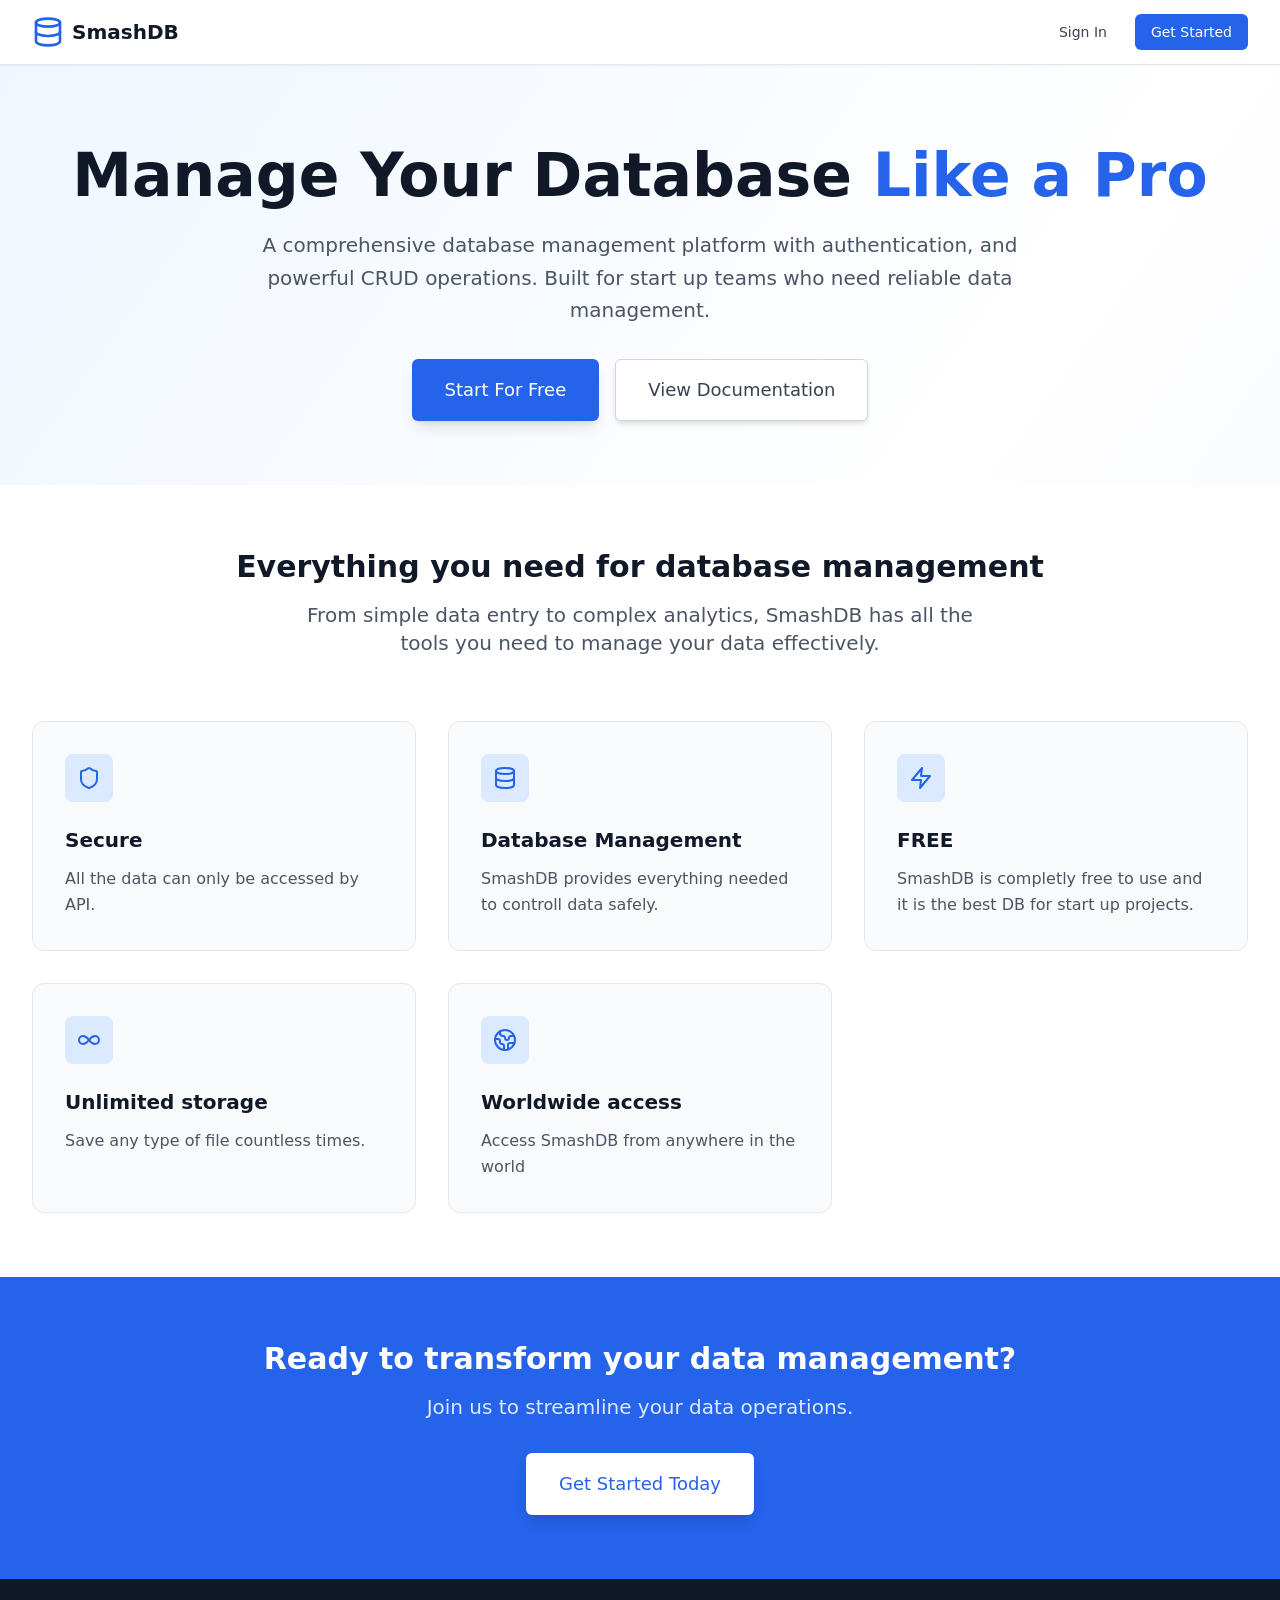
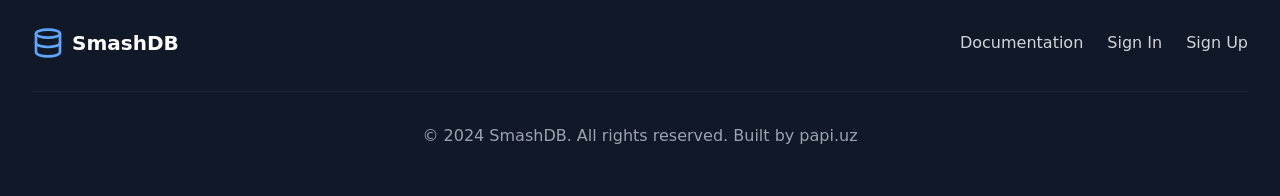
<file: index.html>
<!doctype html>
<html lang="en">
  <head>
    <meta charset="UTF-8" />
    <link rel="icon" href="/assets/logo-sbITnqqK.png" />
    <meta name="viewport" content="width=device-width, initial-scale=1.0" />
    <title>SmashDB </title>
    <meta name="description" content="A comprehensive FREE database management platform with authentication, 
              and powerful CRUD operations. Built for start up teams who need reliable data management.">
    
    <meta name="keywords" content="SmashDB, DB, Free, Free Database, Free DB, Database, Management, CRUD, Authentication, Startups, Data Management, Web Application, ">
    
    <meta name="author" content="SmashDB">

    <meta property="og:title" content="SmashDB">
    <meta property="og:description" content="A comprehensive FREE database management platform with authentication, 
              and powerful CRUD operations. Built for start up teams who need reliable data management.">
    <meta property="og:image" content="/assets/logo-sbITnqqK.png">
    <meta property="og:url" content="https://smashdb.uz">
    <script type="module" crossorigin src="/assets/index-yt_L8feT.js"></script>
    <link rel="stylesheet" crossorigin href="/assets/index-BB2Zz6Jx.css">
  </head>
  <body>
    <div id="root"></div>
  </body>
</html>
</file>
<file: assets/index-BB2Zz6Jx.css>
*,:before,:after{--tw-border-spacing-x: 0;--tw-border-spacing-y: 0;--tw-translate-x: 0;--tw-translate-y: 0;--tw-rotate: 0;--tw-skew-x: 0;--tw-skew-y: 0;--tw-scale-x: 1;--tw-scale-y: 1;--tw-pan-x: ;--tw-pan-y: ;--tw-pinch-zoom: ;--tw-scroll-snap-strictness: proximity;--tw-gradient-from-position: ;--tw-gradient-via-position: ;--tw-gradient-to-position: ;--tw-ordinal: ;--tw-slashed-zero: ;--tw-numeric-figure: ;--tw-numeric-spacing: ;--tw-numeric-fraction: ;--tw-ring-inset: ;--tw-ring-offset-width: 0px;--tw-ring-offset-color: #fff;--tw-ring-color: rgb(59 130 246 / .5);--tw-ring-offset-shadow: 0 0 #0000;--tw-ring-shadow: 0 0 #0000;--tw-shadow: 0 0 #0000;--tw-shadow-colored: 0 0 #0000;--tw-blur: ;--tw-brightness: ;--tw-contrast: ;--tw-grayscale: ;--tw-hue-rotate: ;--tw-invert: ;--tw-saturate: ;--tw-sepia: ;--tw-drop-shadow: ;--tw-backdrop-blur: ;--tw-backdrop-brightness: ;--tw-backdrop-contrast: ;--tw-backdrop-grayscale: ;--tw-backdrop-hue-rotate: ;--tw-backdrop-invert: ;--tw-backdrop-opacity: ;--tw-backdrop-saturate: ;--tw-backdrop-sepia: ;--tw-contain-size: ;--tw-contain-layout: ;--tw-contain-paint: ;--tw-contain-style: }::backdrop{--tw-border-spacing-x: 0;--tw-border-spacing-y: 0;--tw-translate-x: 0;--tw-translate-y: 0;--tw-rotate: 0;--tw-skew-x: 0;--tw-skew-y: 0;--tw-scale-x: 1;--tw-scale-y: 1;--tw-pan-x: ;--tw-pan-y: ;--tw-pinch-zoom: ;--tw-scroll-snap-strictness: proximity;--tw-gradient-from-position: ;--tw-gradient-via-position: ;--tw-gradient-to-position: ;--tw-ordinal: ;--tw-slashed-zero: ;--tw-numeric-figure: ;--tw-numeric-spacing: ;--tw-numeric-fraction: ;--tw-ring-inset: ;--tw-ring-offset-width: 0px;--tw-ring-offset-color: #fff;--tw-ring-color: rgb(59 130 246 / .5);--tw-ring-offset-shadow: 0 0 #0000;--tw-ring-shadow: 0 0 #0000;--tw-shadow: 0 0 #0000;--tw-shadow-colored: 0 0 #0000;--tw-blur: ;--tw-brightness: ;--tw-contrast: ;--tw-grayscale: ;--tw-hue-rotate: ;--tw-invert: ;--tw-saturate: ;--tw-sepia: ;--tw-drop-shadow: ;--tw-backdrop-blur: ;--tw-backdrop-brightness: ;--tw-backdrop-contrast: ;--tw-backdrop-grayscale: ;--tw-backdrop-hue-rotate: ;--tw-backdrop-invert: ;--tw-backdrop-opacity: ;--tw-backdrop-saturate: ;--tw-backdrop-sepia: ;--tw-contain-size: ;--tw-contain-layout: ;--tw-contain-paint: ;--tw-contain-style: }*,:before,:after{box-sizing:border-box;border-width:0;border-style:solid;border-color:#e5e7eb}:before,:after{--tw-content: ""}html,:host{line-height:1.5;-webkit-text-size-adjust:100%;-moz-tab-size:4;-o-tab-size:4;tab-size:4;font-family:ui-sans-serif,system-ui,sans-serif,"Apple Color Emoji","Segoe UI Emoji",Segoe UI Symbol,"Noto Color Emoji";font-feature-settings:normal;font-variation-settings:normal;-webkit-tap-highlight-color:transparent}body{margin:0;line-height:inherit}hr{height:0;color:inherit;border-top-width:1px}abbr:where([title]){-webkit-text-decoration:underline dotted;text-decoration:underline dotted}h1,h2,h3,h4,h5,h6{font-size:inherit;font-weight:inherit}a{color:inherit;text-decoration:inherit}b,strong{font-weight:bolder}code,kbd,samp,pre{font-family:ui-monospace,SFMono-Regular,Menlo,Monaco,Consolas,Liberation Mono,Courier New,monospace;font-feature-settings:normal;font-variation-settings:normal;font-size:1em}small{font-size:80%}sub,sup{font-size:75%;line-height:0;position:relative;vertical-align:baseline}sub{bottom:-.25em}sup{top:-.5em}table{text-indent:0;border-color:inherit;border-collapse:collapse}button,input,optgroup,select,textarea{font-family:inherit;font-feature-settings:inherit;font-variation-settings:inherit;font-size:100%;font-weight:inherit;line-height:inherit;letter-spacing:inherit;color:inherit;margin:0;padding:0}button,select{text-transform:none}button,input:where([type=button]),input:where([type=reset]),input:where([type=submit]){-webkit-appearance:button;background-color:transparent;background-image:none}:-moz-focusring{outline:auto}:-moz-ui-invalid{box-shadow:none}progress{vertical-align:baseline}::-webkit-inner-spin-button,::-webkit-outer-spin-button{height:auto}[type=search]{-webkit-appearance:textfield;outline-offset:-2px}::-webkit-search-decoration{-webkit-appearance:none}::-webkit-file-upload-button{-webkit-appearance:button;font:inherit}summary{display:list-item}blockquote,dl,dd,h1,h2,h3,h4,h5,h6,hr,figure,p,pre{margin:0}fieldset{margin:0;padding:0}legend{padding:0}ol,ul,menu{list-style:none;margin:0;padding:0}dialog{padding:0}textarea{resize:vertical}input::-moz-placeholder,textarea::-moz-placeholder{opacity:1;color:#9ca3af}input::placeholder,textarea::placeholder{opacity:1;color:#9ca3af}button,[role=button]{cursor:pointer}:disabled{cursor:default}img,svg,video,canvas,audio,iframe,embed,object{display:block;vertical-align:middle}img,video{max-width:100%;height:auto}[hidden]:where(:not([hidden=until-found])){display:none}.container{width:100%}@media (min-width: 640px){.container{max-width:640px}}@media (min-width: 768px){.container{max-width:768px}}@media (min-width: 1024px){.container{max-width:1024px}}@media (min-width: 1280px){.container{max-width:1280px}}@media (min-width: 1536px){.container{max-width:1536px}}.pointer-events-none{pointer-events:none}.fixed{position:fixed}.absolute{position:absolute}.relative{position:relative}.sticky{position:sticky}.inset-0{top:0;right:0;bottom:0;left:0}.inset-y-0{top:0;bottom:0}.bottom-4{bottom:1rem}.left-0{left:0}.right-2{right:.5rem}.right-4{right:1rem}.top-0{top:0}.top-2{top:.5rem}.top-4{top:1rem}.z-30{z-index:30}.z-50{z-index:50}.mx-auto{margin-left:auto;margin-right:auto}.mb-10{margin-bottom:2.5rem}.mb-16{margin-bottom:4rem}.mb-2{margin-bottom:.5rem}.mb-3{margin-bottom:.75rem}.mb-4{margin-bottom:1rem}.mb-6{margin-bottom:1.5rem}.mb-8{margin-bottom:2rem}.ml-2{margin-left:.5rem}.mr-1{margin-right:.25rem}.mr-2{margin-right:.5rem}.mr-3{margin-right:.75rem}.mr-4{margin-right:1rem}.mt-1{margin-top:.25rem}.mt-2{margin-top:.5rem}.mt-3{margin-top:.75rem}.mt-4{margin-top:1rem}.mt-6{margin-top:1.5rem}.mt-8{margin-top:2rem}.block{display:block}.inline{display:inline}.flex{display:flex}.inline-flex{display:inline-flex}.table{display:table}.grid{display:grid}.hidden{display:none}.h-12{height:3rem}.h-16{height:4rem}.h-3{height:.75rem}.h-4{height:1rem}.h-48{height:12rem}.h-5{height:1.25rem}.h-6{height:1.5rem}.h-64{height:16rem}.h-7{height:1.75rem}.h-8{height:2rem}.h-auto{height:auto}.h-full{height:100%}.max-h-\[70vh\]{max-height:70vh}.max-h-\[80vh\]{max-height:80vh}.max-h-full{max-height:100%}.min-h-screen{min-height:100vh}.w-1\/4{width:25%}.w-12{width:3rem}.w-4{width:1rem}.w-5{width:1.25rem}.w-6{width:1.5rem}.w-7{width:1.75rem}.w-8{width:2rem}.w-auto{width:auto}.w-full{width:100%}.min-w-full{min-width:100%}.max-w-2xl{max-width:42rem}.max-w-3xl{max-width:48rem}.max-w-6xl{max-width:72rem}.max-w-7xl{max-width:80rem}.max-w-full{max-width:100%}.max-w-md{max-width:28rem}.max-w-sm{max-width:24rem}.flex-1{flex:1 1 0%}.flex-grow{flex-grow:1}.scale-100{--tw-scale-x: 1;--tw-scale-y: 1;transform:translate(var(--tw-translate-x),var(--tw-translate-y)) rotate(var(--tw-rotate)) skew(var(--tw-skew-x)) skewY(var(--tw-skew-y)) scaleX(var(--tw-scale-x)) scaleY(var(--tw-scale-y))}.transform{transform:translate(var(--tw-translate-x),var(--tw-translate-y)) rotate(var(--tw-rotate)) skew(var(--tw-skew-x)) skewY(var(--tw-skew-y)) scaleX(var(--tw-scale-x)) scaleY(var(--tw-scale-y))}@keyframes spin{to{transform:rotate(360deg)}}.animate-spin{animation:spin 1s linear infinite}.cursor-pointer{cursor:pointer}.scroll-mt-28{scroll-margin-top:7rem}.list-disc{list-style-type:disc}.appearance-none{-webkit-appearance:none;-moz-appearance:none;appearance:none}.grid-cols-1{grid-template-columns:repeat(1,minmax(0,1fr))}.flex-col{flex-direction:column}.flex-wrap{flex-wrap:wrap}.items-center{align-items:center}.justify-end{justify-content:flex-end}.justify-center{justify-content:center}.justify-between{justify-content:space-between}.gap-1{gap:.25rem}.gap-2{gap:.5rem}.gap-3{gap:.75rem}.gap-4{gap:1rem}.gap-6{gap:1.5rem}.gap-8{gap:2rem}.space-x-2>:not([hidden])~:not([hidden]){--tw-space-x-reverse: 0;margin-right:calc(.5rem * var(--tw-space-x-reverse));margin-left:calc(.5rem * calc(1 - var(--tw-space-x-reverse)))}.space-x-3>:not([hidden])~:not([hidden]){--tw-space-x-reverse: 0;margin-right:calc(.75rem * var(--tw-space-x-reverse));margin-left:calc(.75rem * calc(1 - var(--tw-space-x-reverse)))}.space-x-4>:not([hidden])~:not([hidden]){--tw-space-x-reverse: 0;margin-right:calc(1rem * var(--tw-space-x-reverse));margin-left:calc(1rem * calc(1 - var(--tw-space-x-reverse)))}.space-x-6>:not([hidden])~:not([hidden]){--tw-space-x-reverse: 0;margin-right:calc(1.5rem * var(--tw-space-x-reverse));margin-left:calc(1.5rem * calc(1 - var(--tw-space-x-reverse)))}.space-x-8>:not([hidden])~:not([hidden]){--tw-space-x-reverse: 0;margin-right:calc(2rem * var(--tw-space-x-reverse));margin-left:calc(2rem * calc(1 - var(--tw-space-x-reverse)))}.space-y-1>:not([hidden])~:not([hidden]){--tw-space-y-reverse: 0;margin-top:calc(.25rem * calc(1 - var(--tw-space-y-reverse)));margin-bottom:calc(.25rem * var(--tw-space-y-reverse))}.space-y-2>:not([hidden])~:not([hidden]){--tw-space-y-reverse: 0;margin-top:calc(.5rem * calc(1 - var(--tw-space-y-reverse)));margin-bottom:calc(.5rem * var(--tw-space-y-reverse))}.space-y-4>:not([hidden])~:not([hidden]){--tw-space-y-reverse: 0;margin-top:calc(1rem * calc(1 - var(--tw-space-y-reverse)));margin-bottom:calc(1rem * var(--tw-space-y-reverse))}.space-y-6>:not([hidden])~:not([hidden]){--tw-space-y-reverse: 0;margin-top:calc(1.5rem * calc(1 - var(--tw-space-y-reverse)));margin-bottom:calc(1.5rem * var(--tw-space-y-reverse))}.space-y-8>:not([hidden])~:not([hidden]){--tw-space-y-reverse: 0;margin-top:calc(2rem * calc(1 - var(--tw-space-y-reverse)));margin-bottom:calc(2rem * var(--tw-space-y-reverse))}.divide-y>:not([hidden])~:not([hidden]){--tw-divide-y-reverse: 0;border-top-width:calc(1px * calc(1 - var(--tw-divide-y-reverse)));border-bottom-width:calc(1px * var(--tw-divide-y-reverse))}.divide-gray-200>:not([hidden])~:not([hidden]){--tw-divide-opacity: 1;border-color:rgb(229 231 235 / var(--tw-divide-opacity, 1))}.overflow-auto{overflow:auto}.overflow-hidden{overflow:hidden}.overflow-x-auto{overflow-x:auto}.overflow-y-auto{overflow-y:auto}.truncate{overflow:hidden;text-overflow:ellipsis;white-space:nowrap}.whitespace-nowrap{white-space:nowrap}.whitespace-pre-wrap{white-space:pre-wrap}.break-words{overflow-wrap:break-word}.break-all{word-break:break-all}.rounded{border-radius:.25rem}.rounded-2xl{border-radius:1rem}.rounded-full{border-radius:9999px}.rounded-lg{border-radius:.5rem}.rounded-md{border-radius:.375rem}.rounded-xl{border-radius:.75rem}.border{border-width:1px}.border-b{border-bottom-width:1px}.border-l-4{border-left-width:4px}.border-t{border-top-width:1px}.border-gray-100{--tw-border-opacity: 1;border-color:rgb(243 244 246 / var(--tw-border-opacity, 1))}.border-gray-200{--tw-border-opacity: 1;border-color:rgb(229 231 235 / var(--tw-border-opacity, 1))}.border-gray-300{--tw-border-opacity: 1;border-color:rgb(209 213 219 / var(--tw-border-opacity, 1))}.border-gray-800{--tw-border-opacity: 1;border-color:rgb(31 41 55 / var(--tw-border-opacity, 1))}.border-red-200{--tw-border-opacity: 1;border-color:rgb(254 202 202 / var(--tw-border-opacity, 1))}.border-red-300{--tw-border-opacity: 1;border-color:rgb(252 165 165 / var(--tw-border-opacity, 1))}.border-red-500{--tw-border-opacity: 1;border-color:rgb(239 68 68 / var(--tw-border-opacity, 1))}.border-transparent{border-color:transparent}.border-yellow-500{--tw-border-opacity: 1;border-color:rgb(234 179 8 / var(--tw-border-opacity, 1))}.bg-blue-100{--tw-bg-opacity: 1;background-color:rgb(219 234 254 / var(--tw-bg-opacity, 1))}.bg-blue-50{--tw-bg-opacity: 1;background-color:rgb(239 246 255 / var(--tw-bg-opacity, 1))}.bg-blue-600{--tw-bg-opacity: 1;background-color:rgb(37 99 235 / var(--tw-bg-opacity, 1))}.bg-gray-100{--tw-bg-opacity: 1;background-color:rgb(243 244 246 / var(--tw-bg-opacity, 1))}.bg-gray-200{--tw-bg-opacity: 1;background-color:rgb(229 231 235 / var(--tw-bg-opacity, 1))}.bg-gray-50{--tw-bg-opacity: 1;background-color:rgb(249 250 251 / var(--tw-bg-opacity, 1))}.bg-gray-600{--tw-bg-opacity: 1;background-color:rgb(75 85 99 / var(--tw-bg-opacity, 1))}.bg-gray-900{--tw-bg-opacity: 1;background-color:rgb(17 24 39 / var(--tw-bg-opacity, 1))}.bg-gray-950{--tw-bg-opacity: 1;background-color:rgb(3 7 18 / var(--tw-bg-opacity, 1))}.bg-green-600{--tw-bg-opacity: 1;background-color:rgb(22 163 74 / var(--tw-bg-opacity, 1))}.bg-indigo-600{--tw-bg-opacity: 1;background-color:rgb(79 70 229 / var(--tw-bg-opacity, 1))}.bg-red-100{--tw-bg-opacity: 1;background-color:rgb(254 226 226 / var(--tw-bg-opacity, 1))}.bg-red-50{--tw-bg-opacity: 1;background-color:rgb(254 242 242 / var(--tw-bg-opacity, 1))}.bg-red-600{--tw-bg-opacity: 1;background-color:rgb(220 38 38 / var(--tw-bg-opacity, 1))}.bg-white{--tw-bg-opacity: 1;background-color:rgb(255 255 255 / var(--tw-bg-opacity, 1))}.bg-white\/70{background-color:#ffffffb3}.bg-white\/90{background-color:#ffffffe6}.bg-yellow-100{--tw-bg-opacity: 1;background-color:rgb(254 249 195 / var(--tw-bg-opacity, 1))}.bg-opacity-50{--tw-bg-opacity: .5}.bg-opacity-75{--tw-bg-opacity: .75}.bg-\[url\(\'data\:image\/svg\+xml\,\%3Csvg_xmlns\%3D\%22http\%3A\%2F\%2Fwww\.w3\.org\%2F2000\%2Fsvg\%22_viewBox\%3D\%220_0_20_20\%22_fill\%3D\%22currentColor\%22\%3E\%3Cpath_fill-rule\%3D\%22evenodd\%22_d\%3D\%22M5\.293_7\.293a1_1_0_011\.414_0L10_10\.586l3\.293-3\.293a1_1_0_111\.414_1\.414l-4_4a1_1_0_01-1\.414_0l-4-4a1_1_0_010-1\.414z\%22_clip-rule\%3D\%22evenodd\%22\%2F\%3E\%3C\%2Fsvg\%3E\'\)\]{background-image:url(data:image/svg+xml,%3Csvg_xmlns%3D%22http%3A%2F%2Fwww.w3.org%2F2000%2Fsvg%22_viewBox%3D%220_0_20_20%22_fill%3D%22currentColor%22%3E%3Cpath_fill-rule%3D%22evenodd%22_d%3D%22M5.293_7.293a1_1_0_011.414_0L10_10.586l3.293-3.293a1_1_0_111.414_1.414l-4_4a1_1_0_01-1.414_0l-4-4a1_1_0_010-1.414z%22_clip-rule%3D%22evenodd%22%2F%3E%3C%2Fsvg%3E)}.bg-gradient-to-b{background-image:linear-gradient(to bottom,var(--tw-gradient-stops))}.bg-gradient-to-br{background-image:linear-gradient(to bottom right,var(--tw-gradient-stops))}.from-blue-50{--tw-gradient-from: #eff6ff var(--tw-gradient-from-position);--tw-gradient-to: rgb(239 246 255 / 0) var(--tw-gradient-to-position);--tw-gradient-stops: var(--tw-gradient-from), var(--tw-gradient-to)}.from-gray-50{--tw-gradient-from: #f9fafb var(--tw-gradient-from-position);--tw-gradient-to: rgb(249 250 251 / 0) var(--tw-gradient-to-position);--tw-gradient-stops: var(--tw-gradient-from), var(--tw-gradient-to)}.via-white{--tw-gradient-to: rgb(255 255 255 / 0) var(--tw-gradient-to-position);--tw-gradient-stops: var(--tw-gradient-from), #fff var(--tw-gradient-via-position), var(--tw-gradient-to)}.to-gray-100{--tw-gradient-to: #f3f4f6 var(--tw-gradient-to-position)}.to-indigo-100{--tw-gradient-to: #e0e7ff var(--tw-gradient-to-position)}.to-indigo-50{--tw-gradient-to: #eef2ff var(--tw-gradient-to-position)}.to-white{--tw-gradient-to: #fff var(--tw-gradient-to-position)}.bg-\[right_0\.75rem_center\]{background-position:right .75rem center}.bg-no-repeat{background-repeat:no-repeat}.fill-current{fill:currentColor}.object-contain{-o-object-fit:contain;object-fit:contain}.p-1{padding:.25rem}.p-2{padding:.5rem}.p-3{padding:.75rem}.p-4{padding:1rem}.p-5{padding:1.25rem}.p-6{padding:1.5rem}.p-8{padding:2rem}.px-1{padding-left:.25rem;padding-right:.25rem}.px-2{padding-left:.5rem;padding-right:.5rem}.px-3{padding-left:.75rem;padding-right:.75rem}.px-4{padding-left:1rem;padding-right:1rem}.px-5{padding-left:1.25rem;padding-right:1.25rem}.px-6{padding-left:1.5rem;padding-right:1.5rem}.px-7{padding-left:1.75rem;padding-right:1.75rem}.px-8{padding-left:2rem;padding-right:2rem}.py-0\.5{padding-top:.125rem;padding-bottom:.125rem}.py-1{padding-top:.25rem;padding-bottom:.25rem}.py-12{padding-top:3rem;padding-bottom:3rem}.py-16{padding-top:4rem;padding-bottom:4rem}.py-2{padding-top:.5rem;padding-bottom:.5rem}.py-3{padding-top:.75rem;padding-bottom:.75rem}.py-4{padding-top:1rem;padding-bottom:1rem}.py-8{padding-top:2rem;padding-bottom:2rem}.pb-16{padding-bottom:4rem}.pb-3{padding-bottom:.75rem}.pb-6{padding-bottom:1.5rem}.pl-10{padding-left:2.5rem}.pl-3{padding-left:.75rem}.pl-6{padding-left:1.5rem}.pr-3{padding-right:.75rem}.pt-2{padding-top:.5rem}.pt-20{padding-top:5rem}.pt-4{padding-top:1rem}.pt-8{padding-top:2rem}.text-left{text-align:left}.text-center{text-align:center}.text-right{text-align:right}.font-mono{font-family:ui-monospace,SFMono-Regular,Menlo,Monaco,Consolas,Liberation Mono,Courier New,monospace}.font-sans{font-family:ui-sans-serif,system-ui,sans-serif,"Apple Color Emoji","Segoe UI Emoji",Segoe UI Symbol,"Noto Color Emoji"}.text-2xl{font-size:1.5rem;line-height:2rem}.text-3xl{font-size:1.875rem;line-height:2.25rem}.text-4xl{font-size:2.25rem;line-height:2.5rem}.text-5xl{font-size:3rem;line-height:1}.text-base{font-size:1rem;line-height:1.5rem}.text-lg{font-size:1.125rem;line-height:1.75rem}.text-sm{font-size:.875rem;line-height:1.25rem}.text-xl{font-size:1.25rem;line-height:1.75rem}.text-xs{font-size:.75rem;line-height:1rem}.font-bold{font-weight:700}.font-extrabold{font-weight:800}.font-medium{font-weight:500}.font-semibold{font-weight:600}.uppercase{text-transform:uppercase}.capitalize{text-transform:capitalize}.leading-5{line-height:1.25rem}.leading-6{line-height:1.5rem}.leading-relaxed{line-height:1.625}.tracking-tight{letter-spacing:-.025em}.tracking-wider{letter-spacing:.05em}.text-blue-100{--tw-text-opacity: 1;color:rgb(219 234 254 / var(--tw-text-opacity, 1))}.text-blue-400{--tw-text-opacity: 1;color:rgb(96 165 250 / var(--tw-text-opacity, 1))}.text-blue-500{--tw-text-opacity: 1;color:rgb(59 130 246 / var(--tw-text-opacity, 1))}.text-blue-600{--tw-text-opacity: 1;color:rgb(37 99 235 / var(--tw-text-opacity, 1))}.text-gray-100{--tw-text-opacity: 1;color:rgb(243 244 246 / var(--tw-text-opacity, 1))}.text-gray-300{--tw-text-opacity: 1;color:rgb(209 213 219 / var(--tw-text-opacity, 1))}.text-gray-400{--tw-text-opacity: 1;color:rgb(156 163 175 / var(--tw-text-opacity, 1))}.text-gray-500{--tw-text-opacity: 1;color:rgb(107 114 128 / var(--tw-text-opacity, 1))}.text-gray-600{--tw-text-opacity: 1;color:rgb(75 85 99 / var(--tw-text-opacity, 1))}.text-gray-700{--tw-text-opacity: 1;color:rgb(55 65 81 / var(--tw-text-opacity, 1))}.text-gray-800{--tw-text-opacity: 1;color:rgb(31 41 55 / var(--tw-text-opacity, 1))}.text-gray-900{--tw-text-opacity: 1;color:rgb(17 24 39 / var(--tw-text-opacity, 1))}.text-green-500{--tw-text-opacity: 1;color:rgb(34 197 94 / var(--tw-text-opacity, 1))}.text-green-600{--tw-text-opacity: 1;color:rgb(22 163 74 / var(--tw-text-opacity, 1))}.text-indigo-600{--tw-text-opacity: 1;color:rgb(79 70 229 / var(--tw-text-opacity, 1))}.text-purple-500{--tw-text-opacity: 1;color:rgb(168 85 247 / var(--tw-text-opacity, 1))}.text-red-500{--tw-text-opacity: 1;color:rgb(239 68 68 / var(--tw-text-opacity, 1))}.text-red-600{--tw-text-opacity: 1;color:rgb(220 38 38 / var(--tw-text-opacity, 1))}.text-red-700{--tw-text-opacity: 1;color:rgb(185 28 28 / var(--tw-text-opacity, 1))}.text-white{--tw-text-opacity: 1;color:rgb(255 255 255 / var(--tw-text-opacity, 1))}.text-yellow-600{--tw-text-opacity: 1;color:rgb(202 138 4 / var(--tw-text-opacity, 1))}.text-yellow-700{--tw-text-opacity: 1;color:rgb(161 98 7 / var(--tw-text-opacity, 1))}.antialiased{-webkit-font-smoothing:antialiased;-moz-osx-font-smoothing:grayscale}.placeholder-gray-400::-moz-placeholder{--tw-placeholder-opacity: 1;color:rgb(156 163 175 / var(--tw-placeholder-opacity, 1))}.placeholder-gray-400::placeholder{--tw-placeholder-opacity: 1;color:rgb(156 163 175 / var(--tw-placeholder-opacity, 1))}.placeholder-gray-500::-moz-placeholder{--tw-placeholder-opacity: 1;color:rgb(107 114 128 / var(--tw-placeholder-opacity, 1))}.placeholder-gray-500::placeholder{--tw-placeholder-opacity: 1;color:rgb(107 114 128 / var(--tw-placeholder-opacity, 1))}.shadow-2xl{--tw-shadow: 0 25px 50px -12px rgb(0 0 0 / .25);--tw-shadow-colored: 0 25px 50px -12px var(--tw-shadow-color);box-shadow:var(--tw-ring-offset-shadow, 0 0 #0000),var(--tw-ring-shadow, 0 0 #0000),var(--tw-shadow)}.shadow-lg{--tw-shadow: 0 10px 15px -3px rgb(0 0 0 / .1), 0 4px 6px -4px rgb(0 0 0 / .1);--tw-shadow-colored: 0 10px 15px -3px var(--tw-shadow-color), 0 4px 6px -4px var(--tw-shadow-color);box-shadow:var(--tw-ring-offset-shadow, 0 0 #0000),var(--tw-ring-shadow, 0 0 #0000),var(--tw-shadow)}.shadow-md{--tw-shadow: 0 4px 6px -1px rgb(0 0 0 / .1), 0 2px 4px -2px rgb(0 0 0 / .1);--tw-shadow-colored: 0 4px 6px -1px var(--tw-shadow-color), 0 2px 4px -2px var(--tw-shadow-color);box-shadow:var(--tw-ring-offset-shadow, 0 0 #0000),var(--tw-ring-shadow, 0 0 #0000),var(--tw-shadow)}.shadow-sm{--tw-shadow: 0 1px 2px 0 rgb(0 0 0 / .05);--tw-shadow-colored: 0 1px 2px 0 var(--tw-shadow-color);box-shadow:var(--tw-ring-offset-shadow, 0 0 #0000),var(--tw-ring-shadow, 0 0 #0000),var(--tw-shadow)}.shadow-xl{--tw-shadow: 0 20px 25px -5px rgb(0 0 0 / .1), 0 8px 10px -6px rgb(0 0 0 / .1);--tw-shadow-colored: 0 20px 25px -5px var(--tw-shadow-color), 0 8px 10px -6px var(--tw-shadow-color);box-shadow:var(--tw-ring-offset-shadow, 0 0 #0000),var(--tw-ring-shadow, 0 0 #0000),var(--tw-shadow)}.filter{filter:var(--tw-blur) var(--tw-brightness) var(--tw-contrast) var(--tw-grayscale) var(--tw-hue-rotate) var(--tw-invert) var(--tw-saturate) var(--tw-sepia) var(--tw-drop-shadow)}.backdrop-blur{--tw-backdrop-blur: blur(8px);-webkit-backdrop-filter:var(--tw-backdrop-blur) var(--tw-backdrop-brightness) var(--tw-backdrop-contrast) var(--tw-backdrop-grayscale) var(--tw-backdrop-hue-rotate) var(--tw-backdrop-invert) var(--tw-backdrop-opacity) var(--tw-backdrop-saturate) var(--tw-backdrop-sepia);backdrop-filter:var(--tw-backdrop-blur) var(--tw-backdrop-brightness) var(--tw-backdrop-contrast) var(--tw-backdrop-grayscale) var(--tw-backdrop-hue-rotate) var(--tw-backdrop-invert) var(--tw-backdrop-opacity) var(--tw-backdrop-saturate) var(--tw-backdrop-sepia)}.transition{transition-property:color,background-color,border-color,text-decoration-color,fill,stroke,opacity,box-shadow,transform,filter,-webkit-backdrop-filter;transition-property:color,background-color,border-color,text-decoration-color,fill,stroke,opacity,box-shadow,transform,filter,backdrop-filter;transition-property:color,background-color,border-color,text-decoration-color,fill,stroke,opacity,box-shadow,transform,filter,backdrop-filter,-webkit-backdrop-filter;transition-timing-function:cubic-bezier(.4,0,.2,1);transition-duration:.15s}.transition-all{transition-property:all;transition-timing-function:cubic-bezier(.4,0,.2,1);transition-duration:.15s}.transition-colors{transition-property:color,background-color,border-color,text-decoration-color,fill,stroke;transition-timing-function:cubic-bezier(.4,0,.2,1);transition-duration:.15s}.transition-shadow{transition-property:box-shadow;transition-timing-function:cubic-bezier(.4,0,.2,1);transition-duration:.15s}.duration-200{transition-duration:.2s}.duration-300{transition-duration:.3s}.hover\:-translate-y-1:hover{--tw-translate-y: -.25rem;transform:translate(var(--tw-translate-x),var(--tw-translate-y)) rotate(var(--tw-rotate)) skew(var(--tw-skew-x)) skewY(var(--tw-skew-y)) scaleX(var(--tw-scale-x)) scaleY(var(--tw-scale-y))}.hover\:scale-105:hover{--tw-scale-x: 1.05;--tw-scale-y: 1.05;transform:translate(var(--tw-translate-x),var(--tw-translate-y)) rotate(var(--tw-rotate)) skew(var(--tw-skew-x)) skewY(var(--tw-skew-y)) scaleX(var(--tw-scale-x)) scaleY(var(--tw-scale-y))}.hover\:border-gray-300:hover{--tw-border-opacity: 1;border-color:rgb(209 213 219 / var(--tw-border-opacity, 1))}.hover\:bg-blue-700:hover{--tw-bg-opacity: 1;background-color:rgb(29 78 216 / var(--tw-bg-opacity, 1))}.hover\:bg-gray-100:hover{--tw-bg-opacity: 1;background-color:rgb(243 244 246 / var(--tw-bg-opacity, 1))}.hover\:bg-gray-200:hover{--tw-bg-opacity: 1;background-color:rgb(229 231 235 / var(--tw-bg-opacity, 1))}.hover\:bg-gray-300:hover{--tw-bg-opacity: 1;background-color:rgb(209 213 219 / var(--tw-bg-opacity, 1))}.hover\:bg-gray-50:hover{--tw-bg-opacity: 1;background-color:rgb(249 250 251 / var(--tw-bg-opacity, 1))}.hover\:bg-gray-700:hover{--tw-bg-opacity: 1;background-color:rgb(55 65 81 / var(--tw-bg-opacity, 1))}.hover\:bg-green-700:hover{--tw-bg-opacity: 1;background-color:rgb(21 128 61 / var(--tw-bg-opacity, 1))}.hover\:bg-indigo-50:hover{--tw-bg-opacity: 1;background-color:rgb(238 242 255 / var(--tw-bg-opacity, 1))}.hover\:bg-indigo-700:hover{--tw-bg-opacity: 1;background-color:rgb(67 56 202 / var(--tw-bg-opacity, 1))}.hover\:bg-red-200:hover{--tw-bg-opacity: 1;background-color:rgb(254 202 202 / var(--tw-bg-opacity, 1))}.hover\:bg-red-50:hover{--tw-bg-opacity: 1;background-color:rgb(254 242 242 / var(--tw-bg-opacity, 1))}.hover\:bg-red-700:hover{--tw-bg-opacity: 1;background-color:rgb(185 28 28 / var(--tw-bg-opacity, 1))}.hover\:text-black:hover{--tw-text-opacity: 1;color:rgb(0 0 0 / var(--tw-text-opacity, 1))}.hover\:text-blue-500:hover{--tw-text-opacity: 1;color:rgb(59 130 246 / var(--tw-text-opacity, 1))}.hover\:text-blue-600:hover{--tw-text-opacity: 1;color:rgb(37 99 235 / var(--tw-text-opacity, 1))}.hover\:text-gray-700:hover{--tw-text-opacity: 1;color:rgb(55 65 81 / var(--tw-text-opacity, 1))}.hover\:text-indigo-900:hover{--tw-text-opacity: 1;color:rgb(49 46 129 / var(--tw-text-opacity, 1))}.hover\:text-red-600:hover{--tw-text-opacity: 1;color:rgb(220 38 38 / var(--tw-text-opacity, 1))}.hover\:text-red-700:hover{--tw-text-opacity: 1;color:rgb(185 28 28 / var(--tw-text-opacity, 1))}.hover\:text-red-900:hover{--tw-text-opacity: 1;color:rgb(127 29 29 / var(--tw-text-opacity, 1))}.hover\:text-white:hover{--tw-text-opacity: 1;color:rgb(255 255 255 / var(--tw-text-opacity, 1))}.hover\:underline:hover{text-decoration-line:underline}.hover\:shadow:hover{--tw-shadow: 0 1px 3px 0 rgb(0 0 0 / .1), 0 1px 2px -1px rgb(0 0 0 / .1);--tw-shadow-colored: 0 1px 3px 0 var(--tw-shadow-color), 0 1px 2px -1px var(--tw-shadow-color);box-shadow:var(--tw-ring-offset-shadow, 0 0 #0000),var(--tw-ring-shadow, 0 0 #0000),var(--tw-shadow)}.hover\:shadow-lg:hover{--tw-shadow: 0 10px 15px -3px rgb(0 0 0 / .1), 0 4px 6px -4px rgb(0 0 0 / .1);--tw-shadow-colored: 0 10px 15px -3px var(--tw-shadow-color), 0 4px 6px -4px var(--tw-shadow-color);box-shadow:var(--tw-ring-offset-shadow, 0 0 #0000),var(--tw-ring-shadow, 0 0 #0000),var(--tw-shadow)}.hover\:shadow-xl:hover{--tw-shadow: 0 20px 25px -5px rgb(0 0 0 / .1), 0 8px 10px -6px rgb(0 0 0 / .1);--tw-shadow-colored: 0 20px 25px -5px var(--tw-shadow-color), 0 8px 10px -6px var(--tw-shadow-color);box-shadow:var(--tw-ring-offset-shadow, 0 0 #0000),var(--tw-ring-shadow, 0 0 #0000),var(--tw-shadow)}.focus\:border-blue-500:focus{--tw-border-opacity: 1;border-color:rgb(59 130 246 / var(--tw-border-opacity, 1))}.focus\:placeholder-gray-400:focus::-moz-placeholder{--tw-placeholder-opacity: 1;color:rgb(156 163 175 / var(--tw-placeholder-opacity, 1))}.focus\:placeholder-gray-400:focus::placeholder{--tw-placeholder-opacity: 1;color:rgb(156 163 175 / var(--tw-placeholder-opacity, 1))}.focus\:outline-none:focus{outline:2px solid transparent;outline-offset:2px}.focus\:ring-1:focus{--tw-ring-offset-shadow: var(--tw-ring-inset) 0 0 0 var(--tw-ring-offset-width) var(--tw-ring-offset-color);--tw-ring-shadow: var(--tw-ring-inset) 0 0 0 calc(1px + var(--tw-ring-offset-width)) var(--tw-ring-color);box-shadow:var(--tw-ring-offset-shadow),var(--tw-ring-shadow),var(--tw-shadow, 0 0 #0000)}.focus\:ring-2:focus{--tw-ring-offset-shadow: var(--tw-ring-inset) 0 0 0 var(--tw-ring-offset-width) var(--tw-ring-offset-color);--tw-ring-shadow: var(--tw-ring-inset) 0 0 0 calc(2px + var(--tw-ring-offset-width)) var(--tw-ring-color);box-shadow:var(--tw-ring-offset-shadow),var(--tw-ring-shadow),var(--tw-shadow, 0 0 #0000)}.focus\:ring-4:focus{--tw-ring-offset-shadow: var(--tw-ring-inset) 0 0 0 var(--tw-ring-offset-width) var(--tw-ring-offset-color);--tw-ring-shadow: var(--tw-ring-inset) 0 0 0 calc(4px + var(--tw-ring-offset-width)) var(--tw-ring-color);box-shadow:var(--tw-ring-offset-shadow),var(--tw-ring-shadow),var(--tw-shadow, 0 0 #0000)}.focus\:ring-blue-300:focus{--tw-ring-opacity: 1;--tw-ring-color: rgb(147 197 253 / var(--tw-ring-opacity, 1))}.focus\:ring-blue-500:focus{--tw-ring-opacity: 1;--tw-ring-color: rgb(59 130 246 / var(--tw-ring-opacity, 1))}.focus\:ring-gray-300:focus{--tw-ring-opacity: 1;--tw-ring-color: rgb(209 213 219 / var(--tw-ring-opacity, 1))}.focus\:ring-gray-500:focus{--tw-ring-opacity: 1;--tw-ring-color: rgb(107 114 128 / var(--tw-ring-opacity, 1))}.focus\:ring-green-500:focus{--tw-ring-opacity: 1;--tw-ring-color: rgb(34 197 94 / var(--tw-ring-opacity, 1))}.focus\:ring-indigo-500:focus{--tw-ring-opacity: 1;--tw-ring-color: rgb(99 102 241 / var(--tw-ring-opacity, 1))}.focus\:ring-red-500:focus{--tw-ring-opacity: 1;--tw-ring-color: rgb(239 68 68 / var(--tw-ring-opacity, 1))}.focus\:ring-offset-2:focus{--tw-ring-offset-width: 2px}.disabled\:cursor-not-allowed:disabled{cursor:not-allowed}.disabled\:opacity-50:disabled{opacity:.5}.group:hover .group-hover\:text-blue-500{--tw-text-opacity: 1;color:rgb(59 130 246 / var(--tw-text-opacity, 1))}@media (min-width: 640px){.sm\:my-8{margin-top:2rem;margin-bottom:2rem}.sm\:mb-0{margin-bottom:0}.sm\:mt-0{margin-top:0}.sm\:w-auto{width:auto}.sm\:w-full{width:100%}.sm\:max-w-lg{max-width:32rem}.sm\:max-w-md{max-width:28rem}.sm\:flex-grow{flex-grow:1}.sm\:grid-cols-2{grid-template-columns:repeat(2,minmax(0,1fr))}.sm\:flex-row{flex-direction:row}.sm\:items-center{align-items:center}.sm\:justify-between{justify-content:space-between}.sm\:p-6{padding:1.5rem}.sm\:px-6{padding-left:1.5rem;padding-right:1.5rem}.sm\:align-middle{vertical-align:middle}}@media (min-width: 768px){.md\:mb-0{margin-bottom:0}.md\:flex{display:flex}.md\:hidden{display:none}.md\:grid-cols-2{grid-template-columns:repeat(2,minmax(0,1fr))}.md\:grid-cols-3{grid-template-columns:repeat(3,minmax(0,1fr))}.md\:flex-row{flex-direction:row}.md\:text-6xl{font-size:3.75rem;line-height:1}}@media (min-width: 1024px){.lg\:col-span-1{grid-column:span 1 / span 1}.lg\:col-span-3{grid-column:span 3 / span 3}.lg\:grid-cols-3{grid-template-columns:repeat(3,minmax(0,1fr))}.lg\:grid-cols-4{grid-template-columns:repeat(4,minmax(0,1fr))}.lg\:p-8{padding:2rem}.lg\:px-8{padding-left:2rem;padding-right:2rem}}
</file>
